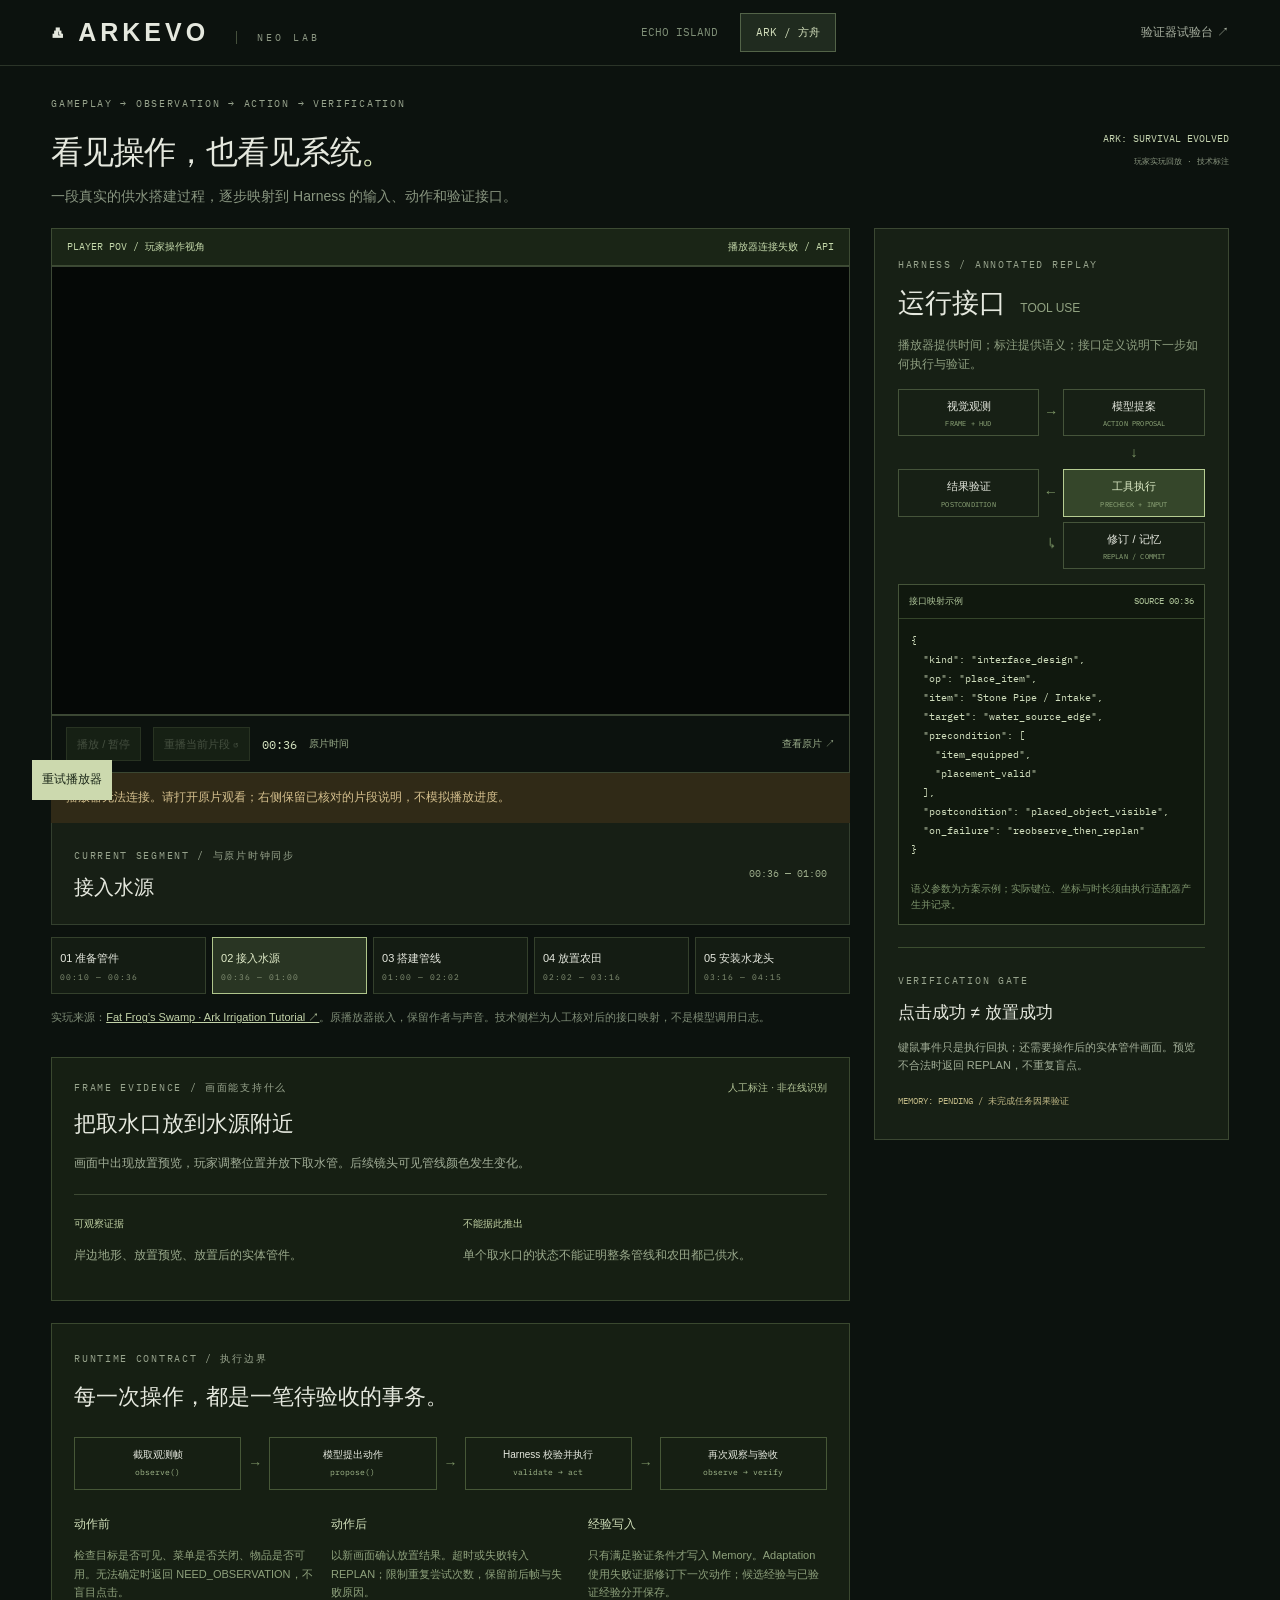
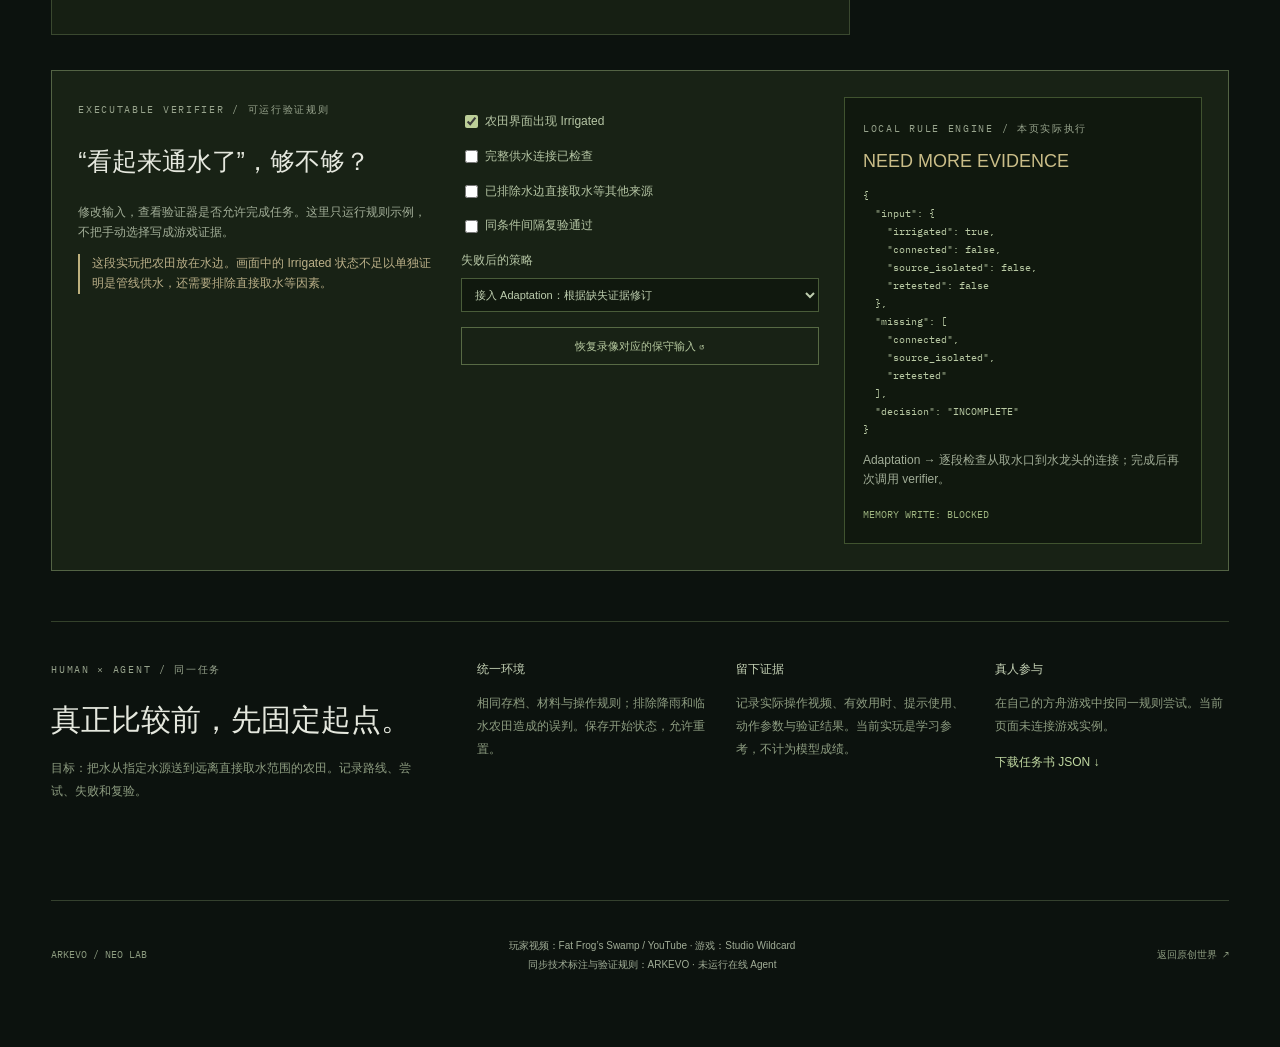
<file: ark.html>
<!doctype html><html lang="zh-CN"><head><meta charset="utf-8"><meta name="viewport" content="width=device-width,initial-scale=1"><meta name="referrer" content="strict-origin-when-cross-origin"><title>ARKEVO — 方舟任务回放</title><link rel="icon" href="assets/mark.svg"><link rel="stylesheet" href="ark.css?v=2"></head><body>
<header><a class="brand" href="index.html">◭ ARKEVO <small>NEO LAB</small></a><nav aria-label="环境切换"><a href="index.html">ECHO ISLAND</a><a class="selected" href="ark.html" aria-current="page">ARK / 方舟</a></nav><a href="#verification">验证器试验台 ↗</a></header>
<main><section class="intro"><div><span class="eyebrow">GAMEPLAY → OBSERVATION → ACTION → VERIFICATION</span><h1>看见操作，也看见系统<span>。</span></h1><p>一段真实的供水搭建过程，逐步映射到 Harness 的输入、动作和验证接口。</p></div><div class="intro-side"><span>ARK: SURVIVAL EVOLVED</span><small>玩家实玩回放 · 技术标注</small></div></section>
<div class="layout"><section class="viewer"><div class="source-strip"><span>PLAYER POV / 玩家操作视角</span><span id="syncState" role="status">播放器连接中</span></div><div class="film"><div id="player"></div></div><div class="play-tools"><button id="playToggle" disabled>播放 / 暂停</button><button id="replay" disabled>重播当前片段 ↺</button><span id="clock">00:36</span><span>原片时间</span><a id="sourceLink" href="https://www.youtube.com/watch?v=_uCKT1KwHM4&t=36s" target="_blank" rel="noopener">查看原片 ↗</a></div><div id="playerError" class="error" hidden role="status">播放器无法连接。请打开原片观看；右侧保留已核对的片段说明，不模拟播放进度。<button id="retry">重试播放器</button></div>
<div class="film-info"><div><span class="eyebrow">CURRENT SEGMENT / 与原片时钟同步</span><h2 id="filmTitle">接入水源</h2></div><span id="range">00:36 — 01:00</span></div><div id="chapters" class="media-tabs" role="group" aria-label="实玩片段"></div><p class="media-note">实玩来源：<a href="https://www.youtube.com/watch?v=_uCKT1KwHM4" target="_blank" rel="noopener">Fat Frog’s Swamp · Ark Irrigation Tutorial ↗</a>。原播放器嵌入，保留作者与声音。技术侧栏为人工核对后的接口映射，不是模型调用日志。</p>
<section class="evidence-panel"><div class="section-top"><span class="eyebrow">FRAME EVIDENCE / 画面能支持什么</span><span class="status">人工标注 · 非在线识别</span></div><h2 id="evidenceTitle">取水口的放置与连接</h2><p id="evidenceText"></p><div class="evidence-columns"><div><span>可观察证据</span><p id="seen"></p></div><div><span>不能据此推出</span><p id="unproven"></p></div></div></section>
<section class="architecture"><span class="eyebrow">RUNTIME CONTRACT / 执行边界</span><h2>每一次操作，都是一笔待验收的事务。</h2><div class="contract-flow"><span>截取观测帧<br><code>observe()</code></span><b>→</b><span>模型提出动作<br><code>propose()</code></span><b>→</b><span>Harness 校验并执行<br><code>validate → act</code></span><b>→</b><span>再次观察与验收<br><code>observe → verify</code></span></div><div class="contract-notes"><article><b>动作前</b><p>检查目标是否可见、菜单是否关闭、物品是否可用。无法确定时返回 NEED_OBSERVATION，不盲目点击。</p></article><article><b>动作后</b><p>以新画面确认放置结果。超时或失败转入 REPLAN；限制重复尝试次数，保留前后帧与失败原因。</p></article><article><b>经验写入</b><p>只有满足验证条件才写入 Memory。Adaptation 使用失败证据修订下一次动作；候选经验与已验证经验分开保存。</p></article></div></section></section>
<aside><div class="panel-title"><span class="eyebrow">HARNESS / ANNOTATED REPLAY</span><h2>运行接口 <small id="phaseBadge">TOOL USE</small></h2><p>播放器提供时间；标注提供语义；接口定义说明下一步如何执行与验证。</p></div><div id="pipeline" class="pipeline"><div data-node="observe">视觉观测<small>FRAME + HUD</small></div><i>↓</i><div data-node="plan">模型提案<small>ACTION PROPOSAL</small></div><i>↓</i><div data-node="act">工具执行<small>PRECHECK + INPUT</small></div><i>↓</i><div data-node="verify">结果验证<small>POSTCONDITION</small></div><i>↳</i><div data-node="adapt">修订 / 记忆<small>REPLAN / COMMIT</small></div></div><div class="packet"><div class="packet-head"><span>接口映射示例</span><span id="frameRef">SOURCE 00:36</span></div><pre id="actionPacket"></pre><p>语义参数为方案示例；实际键位、坐标与时长须由执行适配器产生并记录。</p></div><div class="gate"><span class="eyebrow">VERIFICATION GATE</span><h3 id="gateTitle"></h3><p id="gateBody"></p><span id="memoryState" class="gate-state"></span></div></aside></div>
<section id="verification" class="verifier-lab"><div class="lab-intro"><span class="eyebrow">EXECUTABLE VERIFIER / 可运行验证规则</span><h2>“看起来通水了”，够不够？</h2><p>修改输入，查看验证器是否允许完成任务。这里只运行规则示例，不把手动选择写成游戏证据。</p><p class="source-warning">这段实玩把农田放在水边。画面中的 Irrigated 状态不足以单独证明是管线供水，还需要排除直接取水等因素。</p></div><div class="lab-controls"><label><input id="vIrrigated" type="checkbox" checked>农田界面出现 Irrigated</label><label><input id="vConnected" type="checkbox" checked>完整供水连接已检查</label><label><input id="vControl" type="checkbox">已排除水边直接取水等其他来源</label><label><input id="vRetest" type="checkbox">同条件间隔复验通过</label><label>失败后的策略 <select id="adaptPolicy"><option value="adapt">接入 Adaptation：根据缺失证据修订</option><option value="stop">不接入：停止并返回失败原因</option></select></label><button id="resetVerifier">恢复录像对应的保守输入 ↺</button></div><div class="lab-result" aria-live="polite"><span class="eyebrow">LOCAL RULE ENGINE / 本页实际执行</span><h3 id="verdict"></h3><pre id="verifierCode"></pre><p id="nextAction"></p><span id="commitState"></span></div></section>
<section class="conditions"><div><span class="eyebrow">HUMAN × AGENT / 同一任务</span><h2>真正比较前，先固定起点。</h2><p>目标：把水从指定水源送到远离直接取水范围的农田。记录路线、尝试、失败和复验。</p></div><div><article><b>统一环境</b><p>相同存档、材料与操作规则；排除降雨和临水农田造成的误判。保存开始状态，允许重置。</p></article><article><b>留下证据</b><p>记录实际操作视频、有效用时、提示使用、动作参数与验证结果。当前实玩是学习参考，不计为模型成绩。</p></article><article><b>真人参与</b><p>在自己的方舟游戏中按同一规则尝试。当前页面未连接游戏实例。</p><a href="ark-task.json" download>下载任务书 JSON ↓</a></article></div></section>
<footer><span>ARKEVO / NEO LAB</span><p>玩家视频：Fat Frog’s Swamp / YouTube · 游戏：Studio Wildcard<br>同步技术标注与验证规则：ARKEVO · 未运行在线 Agent</p><a href="index.html">返回原创世界 ↗</a></footer></main><script src="ark.js?v=2"></script></body></html>
</file>
<file: ark.css>
@font-face{font-family:Plex;src:url(assets/fonts/font-0.ttf)}*{box-sizing:border-box}html{scroll-behavior:smooth}body{margin:0;background:#0c120e;color:#e5e8de;font:14px/1.65 Inter,-apple-system,BlinkMacSystemFont,"PingFang SC",sans-serif}a{color:inherit;text-decoration:none}button{font:inherit;color:inherit;cursor:pointer}button:focus-visible,a:focus-visible{outline:2px solid #d5e5b2;outline-offset:4px}header{height:80px;border-bottom:1px solid #2b3428;display:flex;align-items:center;justify-content:space-between;padding:0 4vw;gap:25px}header>a:last-child{font-size:12px;color:#a8b0a0}.brand{font-size:25px;letter-spacing:4px;font-weight:650}.brand small{font:10px Plex,monospace;letter-spacing:3px;border-left:1px solid #45503c;padding-left:20px;margin-left:16px;color:#8d9883}nav{display:flex;gap:6px;font:11px Plex,monospace}nav a{padding:11px 15px;color:#809078;border:1px solid transparent}nav a.selected{background:#202b1f;border-color:#536348;color:#d4e0bd}main{max-width:1800px;margin:auto;padding:38px 4vw}.intro{display:flex;align-items:center;justify-content:space-between;margin-bottom:28px;gap:20px}.eyebrow{font:10px/1.6 Plex,monospace;letter-spacing:1.7px;color:#98a48d}h1{font-size:clamp(30px,3vw,48px);font-weight:450;letter-spacing:-1px;margin:12px 0 6px}h1 span{color:#d2dfb4}.intro p{margin:0;color:#899680}.intro-side{display:grid;gap:10px;text-align:right;font:10px Plex,monospace;color:#c7d6b1;white-space:nowrap}.intro-side small{color:#88947e}.layout{display:grid;grid-template-columns:minmax(0,1fr) 330px;gap:24px;align-items:start}.viewer{min-width:0}.film{position:relative;background:#050806;aspect-ratio:16/9;border:1px solid #3c4835;overflow:hidden}.film video{width:100%;height:100%;object-fit:contain}.film-top{position:absolute;left:20px;right:20px;top:18px;display:flex;justify-content:space-between;pointer-events:none;font:10px Plex,monospace;letter-spacing:1px;color:#fff;text-shadow:0 2px 4px #000}.film-top span{padding:5px 8px;background:#10180ba0}#loading{position:absolute;left:20px;bottom:60px;padding:7px 12px;background:#10180bcc;color:#d0dbbd;font-size:12px}#retry{position:absolute;left:20px;bottom:100px;background:#ccd9ae;color:#1b2718;border:0;padding:10px}.film-info{display:flex;justify-content:space-between;align-items:center;gap:15px;padding:20px 22px;background:#171f15;border:1px solid #333f2e;border-top:0}.film-info h2{font-weight:450;font-size:20px;margin:5px 0 0}.film-info a{font:10px Plex,monospace;color:#99a48e}.media-tabs{display:grid;grid-template-columns:repeat(3,1fr);gap:8px;margin-top:12px}.media-tabs button{background:#141c13;border:1px solid #34402c;text-align:left;padding:14px 16px;font-size:13px}.media-tabs span{display:block;font:9px Plex,monospace;letter-spacing:1px;color:#859276;margin-top:5px}[aria-pressed=true]{border-color:#afc58b!important;background:#293523!important;color:#e0ebc8!important}.media-note{color:#7f8d77;font-size:11px;margin:14px 0 30px}.mission{border:1px solid #35412e;background:#151e13;padding:25px}.section-top{display:flex;justify-content:space-between;gap:15px}.status{font-size:10px;color:#b5c699}.mission h2,.conditions h2{font-size:30px;font-weight:450;margin:15px 0 9px}.lead{color:#a0ad96;max-width:670px}.task-tabs{display:flex;gap:10px;margin-top:25px}.task-tabs button{border:1px solid #465239;background:transparent;padding:9px 24px;font-size:12px}.task-content{display:grid;grid-template-columns:1fr 1fr;gap:30px;border-top:1px solid #36412d;margin-top:22px;padding-top:23px;min-height:205px}h3{font-weight:500;font-size:20px;margin:8px 0 10px}p{color:#a1ad97}.task-content p{font-size:13px}.pills{display:flex;gap:7px;flex-wrap:wrap}.pills span{font-size:10px;border:1px solid #3a4830;padding:3px 7px;color:#a9b996}.success{border-left:1px solid #39452f;padding-left:24px}.success ul{padding-left:15px;color:#c3ceb5;font-size:12px;line-height:2}.map{margin-top:20px;border:1px solid #3a4632;background:#10180f;position:relative}.map svg{display:block;width:100%;height:auto}.map>span{display:block;text-align:right;font-size:9px;color:#7f8e70;margin:0 12px 8px}aside{border:1px solid #3b4732;padding:23px;background:#172015}.panel-title h2{font-size:27px;font-weight:450;margin:6px 0}.panel-title small{font-size:12px;color:#92a382;margin-left:7px}.panel-title p{font-size:12px;color:#8e9e80;margin:10px 0 20px}.loop{display:grid;gap:8px}.loop button{display:flex;align-items:center;text-align:left;width:100%;padding:12px;background:#1b2618;border:1px solid #3a482f;gap:16px}.loop b{font:11px Plex;color:#92aa76}.loop span{font-size:13px}.loop small{display:block;font:9px Plex;color:#899e76;margin-top:3px}.loop i{margin-left:auto;font-style:normal;color:#acc28d}.step-detail{border-top:1px solid #3d4b33;margin-top:22px;padding-top:22px;min-height:295px}.step-detail h3{font-size:18px}.step-detail p,.step-detail dd{font-size:12px;line-height:1.8}.step-detail dt{color:#778b65;font-size:10px;margin-top:12px}.step-detail dd{margin:3px 0;color:#b8c6a8}.human{border-top:1px solid #3d4b33;padding-top:23px}.human h3{font-size:19px}.human p{font-size:12px}.human button,.download{display:block;width:100%;text-align:center;background:#c9d9aa;color:#192212;border:0;padding:12px;font-size:12px}.human small{display:block;text-align:center;color:#7e916d;font-size:10px;margin-top:8px}.conditions{display:grid;grid-template-columns:1fr 2fr;gap:50px;margin:50px 0;padding:35px 0;border-top:1px solid #34412b}.conditions>div:last-child{display:grid;grid-template-columns:repeat(3,1fr);gap:25px}.conditions b{font-size:12px;font-weight:500;color:#c6d3b6}.conditions p{font-size:12px;line-height:1.9;color:#8d9c80}footer{border-top:1px solid #35412e;display:flex;justify-content:space-between;align-items:center;gap:20px;padding:25px 0;font:10px Plex;color:#8d9c80}footer p{font:10px/1.9 sans-serif;text-align:center}dialog{background:#1a2317;color:#e0e7d5;border:1px solid #758463;max-width:600px;width:calc(100% - 32px);padding:38px}dialog::backdrop{background:#000b;backdrop-filter:blur(6px)}dialog h2{font-weight:450;font-size:27px}dialog p,dialog li{font-size:13px;color:#b6c2a9}dialog li{padding:8px 0}.close{position:absolute;right:12px;top:6px;background:none;border:0;font-size:25px}.note{border-top:1px solid #465239;padding-top:16px;font-size:11px!important}.download{margin-top:22px}[hidden]{display:none!important}@media(min-width:1500px){.layout{grid-template-columns:minmax(0,1fr) 390px}}@media(max-width:950px){.layout{grid-template-columns:1fr}aside{display:grid;grid-template-columns:1fr 1fr;gap:20px}.panel-title{grid-column:1/-1}.step-detail{margin:0;border:0;padding:0}.human{grid-column:1/-1}.conditions{grid-template-columns:1fr;gap:15px}.intro-side{display:none}}@media(max-width:560px){header{height:auto;min-height:80px;padding:16px 5vw;flex-wrap:wrap;gap:12px}.brand{font-size:22px}.brand small{font-size:8px;margin-left:8px;padding-left:10px}header>a:last-child{display:none}nav a{padding:7px 10px}main{padding:25px 5vw}.intro h1{font-size:28px}.intro p{font-size:12px}.eyebrow{font-size:8px}.film-top{top:8px;left:7px;right:7px;font-size:7px}.film-info{padding:13px}.film-info h2{font-size:17px}.film-info a{font-size:8px;max-width:90px}.media-tabs button{padding:10px 8px;font-size:11px}.media-tabs span{font-size:7px}.mission{padding:17px}.section-top{flex-wrap:wrap;gap:5px}.task-content{grid-template-columns:1fr;gap:15px}.success{border-left:0;border-top:1px solid #39452f;padding:15px 0 0}.task-tabs button{padding:8px 17px}aside{display:block;padding:18px}.step-detail{padding-top:20px;margin-top:20px;border-top:1px solid #3d4b33}.conditions>div:last-child{grid-template-columns:1fr;gap:12px}footer{flex-wrap:wrap}footer p{text-align:left}.map svg{min-height:100px}dialog{padding:26px}}

.mission-summary{padding:0 0 22px;margin-bottom:22px;border-bottom:1px solid #425235}.mission-summary h3{font-size:24px;color:#d5e6b9;margin:7px 0}.mission-summary p{font-size:11px;color:#94a382}.mission-summary a{font-size:11px;color:#c5d5ac}@media(max-width:950px){.mission-summary{grid-column:1/-1;margin:0}}
/* Task-linked gameplay replay */
.layout{grid-template-columns:minmax(0,1fr) 355px}.intro{margin-bottom:24px}.intro h1{font-size:36px}.source-strip{display:flex;justify-content:space-between;gap:10px;padding:11px 15px;border:1px solid #3d4b33;background:#1a2516;font:10px Plex;color:#c5d9ab}.film{min-height:200px}.film iframe,.film #player{width:100%;height:100%;display:block;border:0}.play-tools{display:flex;align-items:center;gap:12px;border:1px solid #3b4732;padding:11px 14px;font-size:10px;color:#99ab89}.play-tools button{background:#26351f;border:1px solid #526541;font-size:11px;padding:7px 10px}.play-tools button:disabled{opacity:.4}.play-tools a{margin-left:auto}.play-tools #clock{font:12px Plex;color:#d6e4c1}.film-info{border-top:0}.film-info #range{font:10px Plex;color:#9eae8c}.media-tabs{grid-template-columns:repeat(5,1fr);gap:6px}.media-tabs button{padding:11px 8px;font-size:11px}.media-tabs span{font-size:8px}.media-note a{color:#c3d3a9;text-decoration:underline}.evidence-panel,.architecture{padding:22px;border:1px solid #3a482f;background:#161f13;margin-top:22px}.evidence-panel h2,.architecture h2{font-size:22px;font-weight:450;margin:10px 0}.evidence-panel p{font-size:12px}.evidence-columns{display:grid;grid-template-columns:1fr 1fr;gap:24px;border-top:1px solid #3d4933;padding-top:16px;margin-top:20px}.evidence-columns span{font-size:10px;color:#c2d3a5}.evidence-columns p{color:#9baa8c}.pipeline{display:grid;grid-template-columns:1fr 14px 1fr;align-items:center;gap:7px}.pipeline div{border:1px solid #45543a;padding:9px;font-size:11px;text-align:center}.pipeline div.active{background:#35462a;border-color:#b6cd92;color:#dfedc8}.pipeline small{display:block;font:7px Plex;letter-spacing:.2px;color:#92aa7c;margin-top:4px}.pipeline i{text-align:center;font-style:normal;color:#819b69}.pipeline div:last-child{grid-column:3}.pipeline i:nth-child(4){grid-column:3}.pipeline div:nth-child(5){grid-column:3}.pipeline i:nth-child(6){grid-column:2;grid-row:3;transform:rotate(90deg)}.pipeline div:nth-child(7){grid-column:1;grid-row:3}.pipeline i:nth-child(8){grid-column:2;grid-row:4}.pipeline div:nth-child(9){grid-row:4}.packet{margin-top:22px;border:1px solid #455439;background:#10180e}.packet-head{padding:10px;display:flex;justify-content:space-between;font:9px Plex;color:#adc398;border-bottom:1px solid #35452a}.packet pre{padding:12px;margin:0;font:10px/1.9 Plex,monospace;color:#cfddbc;white-space:pre-wrap;overflow-wrap:anywhere;min-height:210px}.packet p{padding:0 12px;font-size:10px;color:#7e956d}.gate{margin-top:22px;padding-top:20px;border-top:1px solid #3c4d30}.gate h3{font-size:17px}.gate p{font-size:11px}.gate-state{display:block;font:9px/1.7 Plex;color:#c0b886;padding:8px 0}.contract-flow{display:flex;gap:7px;align-items:center;justify-content:space-between;margin:22px 0}.contract-flow span{font-size:10px;padding:9px;border:1px solid #465737;text-align:center;flex:1}.contract-flow code{font:8px Plex;color:#a3ba8d}.contract-flow b{font-weight:400;color:#7b9264}.contract-notes{display:grid;grid-template-columns:repeat(3,1fr);gap:18px}.contract-notes b{font-size:12px;font-weight:400;color:#d0dfb9}.contract-notes p{font-size:11px;color:#8fa27d}.verifier-lab{margin-top:35px;padding:26px;border:1px solid #536344;display:grid;grid-template-columns:1fr 1fr 1fr;gap:25px;background:#182215}.verifier-lab h2{font-size:25px;font-weight:450}.verifier-lab p{font-size:12px}.source-warning{border-left:2px solid #bdb07d;padding-left:12px;color:#baaf88!important}.lab-controls{display:grid;align-content:start;gap:15px;padding:15px 0}.lab-controls label{font-size:12px;color:#b5c5a4}.lab-controls input{accent-color:#bccf98;vertical-align:middle;margin-right:7px}.lab-controls select{display:block;max-width:100%;width:100%;background:#10180e;color:#bdcdae;padding:9px;border:1px solid #495c39;margin-top:7px;font-size:11px}.lab-controls button{background:transparent;border:1px solid #576a44;color:#b6c99f;padding:9px;font-size:11px}.lab-result{background:#10180e;padding:18px;border:1px solid #40532f}.lab-result h3{color:#cabd88;font-size:18px}.lab-result pre{white-space:pre-wrap;font:10px/1.8 Plex;color:#b9caa4}.lab-result span:last-child{font:10px Plex;color:#9fb581}.error{padding:15px;color:#d5c08e;background:#302a17;font-size:12px}.error button{margin-left:12px;background:transparent;border:1px solid #a29367}.conditions a{color:#c1d8a2;font-size:12px}@media(min-width:1500px){.layout{grid-template-columns:minmax(0,1fr) 410px}}@media(max-width:950px){.layout{grid-template-columns:1fr}aside{display:block}.pipeline{max-width:430px}.verifier-lab{grid-template-columns:1fr 1fr}.lab-intro{grid-column:1/-1}}@media(max-width:560px){.intro h1{font-size:27px}.source-strip{font-size:8px}.play-tools{gap:7px;flex-wrap:wrap}.play-tools button{font-size:10px}.media-tabs{grid-template-columns:repeat(3,1fr)}.evidence-columns,.verifier-lab,.contract-notes{grid-template-columns:1fr}.contract-flow{flex-wrap:wrap}.contract-flow span{flex:1 0 38%}.contract-flow b:nth-child(4){display:none}.verifier-lab{padding:17px}.film-info{gap:8px}.film-info h2{font-size:17px}.film-info #range{font-size:8px}}

header{height:66px}main{padding-top:25px}.intro h1{font-size:32px}.intro{margin-bottom:20px}.pipeline i:nth-child(2){transform:rotate(-90deg)}.panel-title p{margin-bottom:14px}.pipeline div{padding:7px}.pipeline{gap:5px}.packet{margin-top:15px}@media(max-width:560px){header{height:auto}.intro h1{font-size:27px}}
</file>
